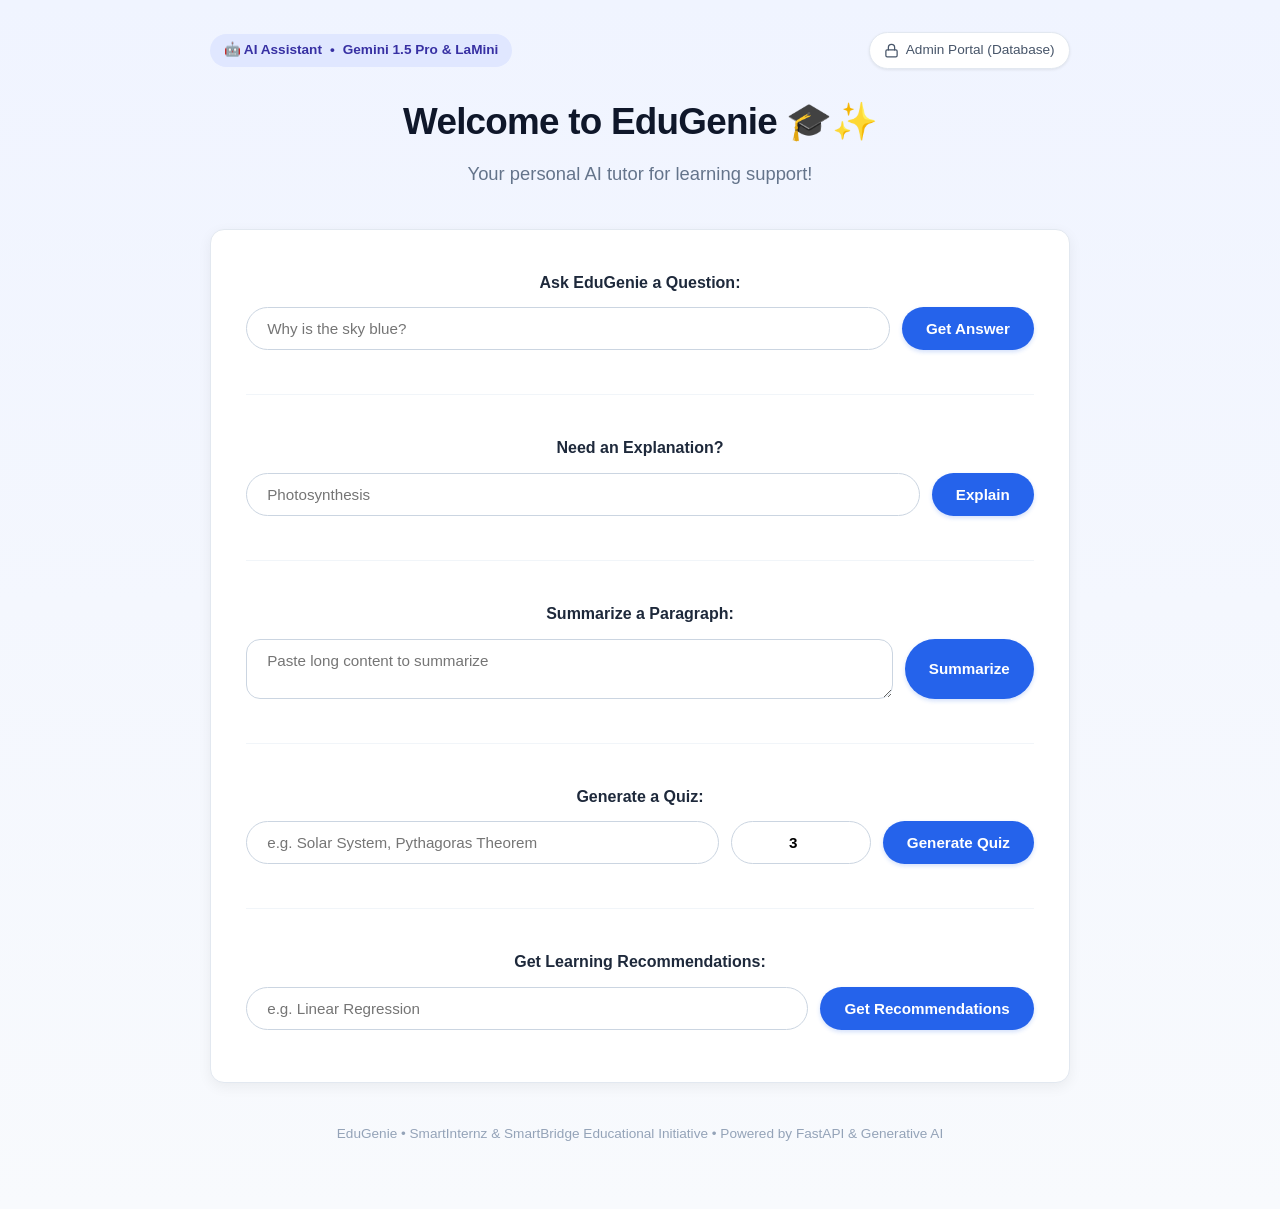
<file: templates/index.html>
<!DOCTYPE html>
<html lang="en">
<head>
  <meta charset="UTF-8">
  <meta name="viewport" content="width=device-width, initial-scale=1.0">
  <title>EduGenie - Google Gemini Powered Learning Assistant</title>
  <link rel="stylesheet" href="/static/style.css">
  <link rel="icon" href="data:image/svg+xml,<svg xmlns=%22http://www.w3.org/2000/svg%22 viewBox=%220 0 100 100%22><text y=%22.9em%22 font-size=%2290%22>✨</text></svg>">
</head>
<body>

  <!-- Top Navigation Bar -->
  <div class="top-nav">
    <div class="brand-badge">
      <span>🤖 AI Assistant</span>
      <span>•</span>
      <span>Gemini 1.5 Pro & LaMini</span>
    </div>
    <a href="/admin" class="admin-nav-link" title="Open Admin Web Portal">
      <svg width="15" height="15" viewBox="0 0 24 24" fill="none" stroke="currentColor" stroke-width="2" stroke-linecap="round" stroke-linejoin="round">
        <rect x="3" y="11" width="18" height="11" rx="2" ry="2"></rect>
        <path d="M7 11V7a5 5 0 0 1 10 0v4"></path>
      </svg>
      Admin Portal (Database)
    </a>
  </div>

  <div class="container">
    <!-- Header -->
    <div class="header-section">
      <h1>Welcome to EduGenie 🎓✨</h1>
      <p>Your personal AI tutor for learning support!</p>
    </div>

    <!-- Main Card containing all Educational Modules -->
    <div class="main-card">
      <div class="modules-wrapper">

        <!-- 1. Q&A Module -->
        <div class="module-card">
          <form id="qaForm" class="module-form">
            <label for="question"><strong>Ask EduGenie a Question:</strong></label>
            <div class="input-group">
              <input type="text" id="question" placeholder="Why is the sky blue?" required>
              <button type="submit" class="btn-primary" id="qaBtn">Get Answer</button>
            </div>
          </form>
          <div id="qaResult" class="output"></div>
        </div>

        <!-- 2. Explanation Module -->
        <div class="module-card">
          <form id="explainForm" class="module-form">
            <label for="topic"><strong>Need an Explanation?</strong></label>
            <div class="input-group">
              <input type="text" id="topic" placeholder="Photosynthesis" required>
              <button type="submit" class="btn-primary" id="explainBtn">Explain</button>
            </div>
          </form>
          <div id="explanationResult" class="output"></div>
        </div>

        <!-- 3. Summarization Module -->
        <div class="module-card">
          <form id="summaryForm" class="module-form">
            <label for="summaryText"><strong>Summarize a Paragraph:</strong></label>
            <div class="input-group">
              <textarea id="summaryText" rows="2" placeholder="Paste long content to summarize" required></textarea>
              <button type="submit" class="btn-primary" id="summaryBtn">Summarize</button>
            </div>
          </form>
          <div id="summaryResult" class="output"></div>
        </div>

        <!-- 4. Quiz Generation Module -->
        <div class="module-card">
          <form id="quizForm" class="module-form">
            <label for="quizText"><strong>Generate a Quiz:</strong></label>
            <div class="input-group">
              <input type="text" id="quizText" placeholder="e.g. Solar System, Pythagoras Theorem" required>
              <input type="number" id="quizCount" min="1" max="10" value="3" placeholder="Count" title="Number of Questions (1-10)" style="max-width: 140px; text-align: center; font-weight: 600;" required>
              <button type="submit" class="btn-primary" id="quizBtn">Generate Quiz</button>
            </div>
          </form>
          <div id="quizResult" class="output"></div>
        </div>

        <!-- 5. Learning Recommendations Module -->
        <div class="module-card">
          <form id="learnForm" class="module-form">
            <label for="learnTopic"><strong>Get Learning Recommendations:</strong></label>
            <div class="input-group">
              <input type="text" id="learnTopic" placeholder="e.g. Linear Regression" required>
              <button type="submit" class="btn-primary" id="learnBtn">Get Recommendations</button>
            </div>
          </form>
          <div id="learningResult" class="output"></div>
        </div>

      </div>
    </div>

    <!-- Footer -->
    <div class="footer">
      <p>EduGenie • SmartInternz & SmartBridge Educational Initiative • Powered by FastAPI & Generative AI</p>
    </div>
  </div>

  <!-- Client-side Interactive Logic -->
  <script>
    // Helper to render loading state
    function showLoading(containerId, message = "Thinking...") {
      const container = document.getElementById(containerId);
      container.style.display = "block";
      container.innerHTML = `
        <div class="loading-box">
          <div class="spinner"></div>
          <span>${message}</span>
        </div>
      `;
    }

    // Simple markdown to HTML formatter for rich learning paths
    function formatMarkdown(text) {
      if (!text) return "";
      let html = text
        .replace(/&/g, "&amp;")
        .replace(/</g, "&lt;")
        .replace(/>/g, "&gt;");
      
      // Headers
      html = html.replace(/^### (.*$)/gim, '<h3>$1</h3>');
      html = html.replace(/^## (.*$)/gim, '<h2>$1</h2>');
      html = html.replace(/^# (.*$)/gim, '<h1>$1</h1>');
      
      // Bold & Italic
      html = html.replace(/\*\*(.*?)\*\*/g, '<strong>$1</strong>');
      html = html.replace(/\*(.*?)\*/g, '<em>$1</em>');
      
      // Unordered lists
      html = html.replace(/^\s*[-*]\s+(.*$)/gim, '<li>$1</li>');
      html = html.replace(/(<li>.*<\/li>)/gims, '<ul>$1</ul>');
      
      // Line breaks
      html = html.replace(/\n\n/g, '<br><br>');
      return html;
    }

    // 1. Q&A Form Submission (GET /qa)
    document.getElementById("qaForm").addEventListener("submit", async function(e) {
      e.preventDefault();
      const question = document.getElementById("question").value.trim();
      if (!question) return;

      const resultBox = document.getElementById("qaResult");
      const submitBtn = document.getElementById("qaBtn");
      submitBtn.disabled = true;
      showLoading("qaResult", "EduGenie is finding the answer...");

      try {
        const response = await fetch(`/qa?question=${encodeURIComponent(question)}`);
        const data = await response.json();
        resultBox.style.display = "block";
        resultBox.innerHTML = `
          <div class="output-box">
            <div class="output-title">Answer:</div>
            <div class="output-content">${data.answer || "No response received."}</div>
          </div>
        `;
      } catch (err) {
        resultBox.style.display = "block";
        resultBox.innerHTML = `<div class="output-box" style="color: #dc2626;">Error: ${err.message}</div>`;
      } finally {
        submitBtn.disabled = false;
      }
    });

    // 2. Explanation Form Submission (POST /explain)
    document.getElementById("explainForm").addEventListener("submit", async function(e) {
      e.preventDefault();
      const topic = document.getElementById("topic").value.trim();
      if (!topic) return;

      const resultBox = document.getElementById("explanationResult");
      const submitBtn = document.getElementById("explainBtn");
      submitBtn.disabled = true;
      showLoading("explanationResult", "Simplifying concept for you...");

      try {
        const response = await fetch("/explain", {
          method: "POST",
          headers: { "Content-Type": "application/json" },
          body: JSON.stringify({ topic: topic })
        });
        const data = await response.json();
        resultBox.style.display = "block";
        resultBox.innerHTML = `
          <div class="output-box">
            <div class="output-title">Explanation:</div>
            <div class="output-content">${data.explanation || data.error || "No explanation available."}</div>
          </div>
        `;
      } catch (err) {
        resultBox.style.display = "block";
        resultBox.innerHTML = `<div class="output-box" style="color: #dc2626;">Error: ${err.message}</div>`;
      } finally {
        submitBtn.disabled = false;
      }
    });

    // 3. Summarization Form Submission (POST /summarize)
    document.getElementById("summaryForm").addEventListener("submit", async function(e) {
      e.preventDefault();
      const text = document.getElementById("summaryText").value.trim();
      if (!text) return;

      const resultBox = document.getElementById("summaryResult");
      const submitBtn = document.getElementById("summaryBtn");
      submitBtn.disabled = true;
      showLoading("summaryResult", "Summarizing paragraph...");

      try {
        const response = await fetch("/summarize", {
          method: "POST",
          headers: { "Content-Type": "application/json" },
          body: JSON.stringify({ text: text })
        });
        const data = await response.json();
        resultBox.style.display = "block";
        resultBox.innerHTML = `
          <div class="output-box">
            <div class="output-title">Summary:</div>
            <div class="output-content">${data.summary || data.error || "No summary generated."}</div>
          </div>
        `;
      } catch (err) {
        resultBox.style.display = "block";
        resultBox.innerHTML = `<div class="output-box" style="color: #dc2626;">Error: ${err.message}</div>`;
      } finally {
        submitBtn.disabled = false;
      }
    });

    // 4. Quiz Generation & Interactive Evaluation (POST /quiz)
    let currentQuizState = { topic: "", questions: [], answeredCount: 0, score: 0 };

    document.getElementById("quizForm").addEventListener("submit", async function(e) {
      e.preventDefault();
      const topic = document.getElementById("quizText").value.trim();
      const countInput = document.getElementById("quizCount");
      const count = countInput ? parseInt(countInput.value) || 3 : 3;
      if (!topic) return;

      const resultBox = document.getElementById("quizResult");
      const submitBtn = document.getElementById("quizBtn");
      submitBtn.disabled = true;
      showLoading("quizResult", `Generating ${count} multiple choice question${count > 1 ? 's' : ''}...`);

      try {
        const response = await fetch("/quiz", {
          method: "POST",
          headers: { "Content-Type": "application/json" },
          body: JSON.stringify({ text: topic, count: count })
        });
        const data = await response.json();
        const quizList = data.quiz;

        if (!Array.isArray(quizList) || quizList.length === 0) {
          resultBox.style.display = "block";
          resultBox.innerHTML = `<div class="output-box" style="color: #dc2626;">Could not generate quiz for this topic.</div>`;
          return;
        }

        // Store quiz in memory
        currentQuizState = {
          topic: topic,
          questions: quizList,
          checked: {},
          score: 0
        };

        // Render Quiz HTML
        let quizHtml = `
          <div class="output-box">
            <div class="output-title">Quiz:</div>
            <div class="quiz-container">
        `;

        quizList.forEach((q, idx) => {
          quizHtml += `
            <div class="quiz-question-card" id="qcard-${idx}">
              <div class="quiz-question-title">Q${idx + 1}: ${escapeHtml(q.question)}</div>
              <div class="quiz-options">
          `;

          q.options.forEach((opt, optIdx) => {
            quizHtml += `
              <label class="quiz-option-label">
                <input type="radio" name="quiz_q_${idx}" value="${escapeHtml(opt)}">
                <span>${escapeHtml(opt)}</span>
              </label>
            `;
          });

          quizHtml += `
              </div>
              <button type="button" class="btn-check-answer" onclick="checkQuestionAnswer(${idx})">Check Answer</button>
              <div class="quiz-feedback" id="feedback-${idx}"></div>
            </div>
          `;
        });

        quizHtml += `
            </div>
            <div id="quizScoreBanner" class="quiz-score-banner" style="display: none;"></div>
          </div>
        `;

        resultBox.style.display = "block";
        resultBox.innerHTML = quizHtml;

      } catch (err) {
        resultBox.style.display = "block";
        resultBox.innerHTML = `<div class="output-box" style="color: #dc2626;">Error: ${err.message}</div>`;
      } finally {
        submitBtn.disabled = false;
      }
    });

    // Check individual quiz question answer
    window.checkQuestionAnswer = function(idx) {
      const q = currentQuizState.questions[idx];
      const selectedRadio = document.querySelector(`input[name="quiz_q_${idx}"]:checked`);
      const feedbackDiv = document.getElementById(`feedback-${idx}`);

      if (!selectedRadio) {
        feedbackDiv.style.display = "block";
        feedbackDiv.className = "quiz-feedback feedback-incorrect";
        feedbackDiv.innerHTML = "⚠️ Please select an option first.";
        return;
      }

      const selectedValue = selectedRadio.value;
      const isCorrect = (selectedValue.trim().toLowerCase() === q.answer.trim().toLowerCase());

      feedbackDiv.style.display = "block";
      if (isCorrect) {
        feedbackDiv.className = "quiz-feedback feedback-correct";
        feedbackDiv.innerHTML = "✅ Correct!";
        currentQuizState.checked[idx] = true;
      } else {
        feedbackDiv.className = "quiz-feedback feedback-incorrect";
        feedbackDiv.innerHTML = `❌ Incorrect. Correct answer: <strong>${escapeHtml(q.answer)}</strong>`;
        currentQuizState.checked[idx] = false;
      }

      // Check if all questions have been attempted
      const total = currentQuizState.questions.length;
      const answeredKeys = Object.keys(currentQuizState.checked);
      if (answeredKeys.length === total) {
        let finalScore = 0;
        answeredKeys.forEach(k => {
          if (currentQuizState.checked[k]) finalScore++;
        });

        const scoreBanner = document.getElementById("quizScoreBanner");
        scoreBanner.style.display = "block";
        scoreBanner.innerHTML = `🎯 Quiz Completed! Your Score: ${finalScore} / ${total} (${Math.round((finalScore / total) * 100)}%)`;

        // Record in database
        fetch("/api/quiz/record", {
          method: "POST",
          headers: { "Content-Type": "application/json" },
          body: JSON.stringify({
            topic: currentQuizState.topic,
            score: finalScore,
            total: total
          })
        }).catch(e => console.log("Score logging:", e));
      }
    };

    // 5. Learning Recommendations Form Submission (GET /learn/recommendations)
    document.getElementById("learnForm").addEventListener("submit", async function(e) {
      e.preventDefault();
      const topic = document.getElementById("learnTopic").value.trim();
      if (!topic) return;

      const resultBox = document.getElementById("learningResult");
      const submitBtn = document.getElementById("learnBtn");
      submitBtn.disabled = true;
      showLoading("learningResult", "Generating structured learning roadmap...");

      try {
        const response = await fetch(`/learn/recommendations?topic=${encodeURIComponent(topic)}`);
        const data = await response.json();
        resultBox.style.display = "block";
        resultBox.innerHTML = `
          <div class="output-box">
            <div class="output-title">Learning Recommendations for "${escapeHtml(topic)}":</div>
            <div class="output-content">${formatMarkdown(data.recommendation || "No recommendations generated.")}</div>
          </div>
        `;
      } catch (err) {
        resultBox.style.display = "block";
        resultBox.innerHTML = `<div class="output-box" style="color: #dc2626;">Error: ${err.message}</div>`;
      } finally {
        submitBtn.disabled = false;
      }
    });

    function escapeHtml(text) {
      if (!text) return "";
      const div = document.createElement("div");
      div.innerText = text;
      return div.innerHTML;
    }
  </script>
</body>
</html>
</file>
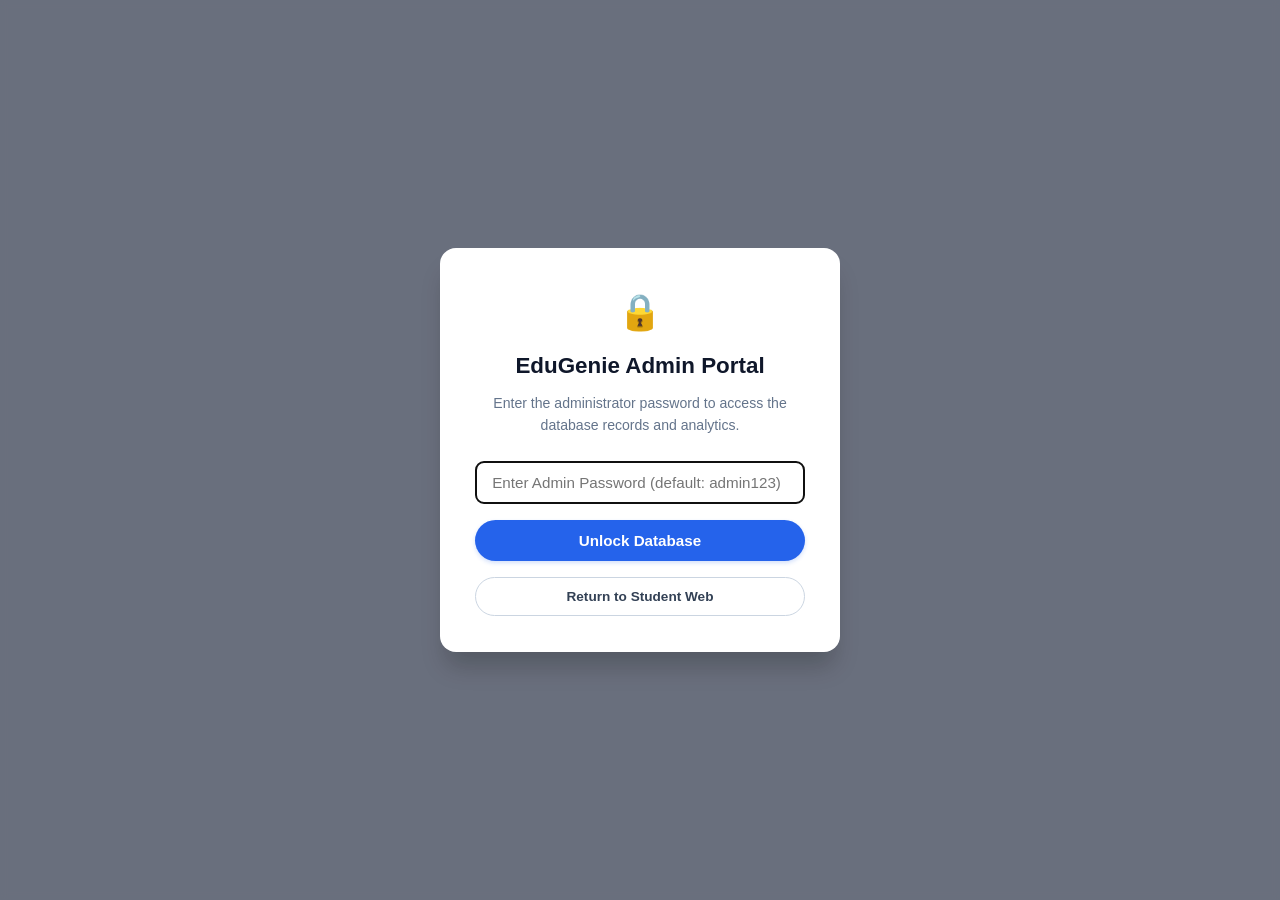
<file: templates/admin.html>
<!DOCTYPE html>
<html lang="en">
<head>
  <meta charset="UTF-8">
  <meta name="viewport" content="width=device-width, initial-scale=1.0">
  <title>EduGenie - Admin Database Portal</title>
  <link rel="stylesheet" href="/static/style.css">
  <style>
    body {
      background: #f1f5f9;
    }
    .admin-container {
      max-width: 1100px;
      margin: 0 auto;
      padding: 1.5rem 1rem 3rem;
    }
    .admin-header {
      display: flex;
      justify-content: space-between;
      align-items: center;
      margin-bottom: 2rem;
      background: #ffffff;
      padding: 1.25rem 2rem;
      border-radius: var(--radius-card);
      border: 1px solid var(--border-color);
      box-shadow: var(--shadow-sm);
    }
    .admin-title h1 {
      font-size: 1.6rem;
      color: #0f172a;
      display: flex;
      align-items: center;
      gap: 0.5rem;
    }
    .admin-title p {
      color: var(--text-muted);
      font-size: 0.88rem;
    }
    .admin-actions {
      display: flex;
      gap: 0.75rem;
    }
    .btn-secondary {
      padding: 0.5rem 1rem;
      border-radius: var(--radius-pill);
      border: 1px solid #cbd5e1;
      background: #ffffff;
      color: #334155;
      font-size: 0.85rem;
      font-weight: 600;
      text-decoration: none;
      cursor: pointer;
      display: inline-flex;
      align-items: center;
      gap: 0.35rem;
      transition: all 0.2s;
    }
    .btn-secondary:hover {
      background: #f8fafc;
      border-color: #94a3b8;
    }
    .btn-danger {
      padding: 0.5rem 1rem;
      border-radius: var(--radius-pill);
      border: none;
      background: #ef4444;
      color: #ffffff;
      font-size: 0.85rem;
      font-weight: 600;
      cursor: pointer;
      transition: background 0.2s;
    }
    .btn-danger:hover {
      background: #dc2626;
    }

    /* Stats Grid */
    .stats-grid {
      display: grid;
      grid-template-columns: repeat(auto-fit, minmax(200px, 1fr));
      gap: 1rem;
      margin-bottom: 2rem;
    }
    .stat-card {
      background: #ffffff;
      border: 1px solid var(--border-color);
      border-radius: 12px;
      padding: 1.25rem 1.5rem;
      box-shadow: var(--shadow-sm);
    }
    .stat-card .label {
      font-size: 0.82rem;
      text-transform: uppercase;
      letter-spacing: 0.05em;
      color: var(--text-muted);
      font-weight: 700;
    }
    .stat-card .value {
      font-size: 1.8rem;
      font-weight: 800;
      color: #0f172a;
      margin-top: 0.25rem;
    }

    /* Panels */
    .admin-panel {
      background: #ffffff;
      border: 1px solid var(--border-color);
      border-radius: var(--radius-card);
      padding: 1.5rem;
      margin-bottom: 2rem;
      box-shadow: var(--shadow-sm);
    }
    .panel-header {
      display: flex;
      justify-content: space-between;
      align-items: center;
      margin-bottom: 1.2rem;
      border-bottom: 1px solid #f1f5f9;
      padding-bottom: 0.75rem;
    }
    .panel-header h2 {
      font-size: 1.2rem;
      color: #0f172a;
    }

    /* Filters */
    .filter-bar {
      display: flex;
      gap: 1rem;
      margin-bottom: 1rem;
      flex-wrap: wrap;
    }
    .filter-bar select, .filter-bar input {
      padding: 0.5rem 0.9rem;
      border: 1px solid #cbd5e1;
      border-radius: 8px;
      font-size: 0.88rem;
    }

    /* Data Table */
    .table-responsive {
      overflow-x: auto;
    }
    table {
      width: 100%;
      border-collapse: collapse;
      text-align: left;
      font-size: 0.88rem;
    }
    th {
      background: #f8fafc;
      padding: 0.75rem 1rem;
      font-weight: 600;
      color: #475569;
      border-bottom: 2px solid #e2e8f0;
      white-space: nowrap;
    }
    td {
      padding: 0.85rem 1rem;
      border-bottom: 1px solid #f1f5f9;
      vertical-align: top;
    }
    tr:hover {
      background: #fbfcfe;
    }
    .badge {
      display: inline-block;
      padding: 0.2rem 0.6rem;
      border-radius: 12px;
      font-size: 0.75rem;
      font-weight: 700;
      text-transform: uppercase;
    }
    .badge-qa { background: #e0e7ff; color: #3730a3; }
    .badge-explain { background: #fef3c7; color: #92400e; }
    .badge-summarize { background: #dcfce7; color: #166534; }
    .badge-quiz { background: #fce7f3; color: #9d174d; }
    .badge-learning_path { background: #e0f2fe; color: #075985; }

    /* Auth Screen */
    .auth-overlay {
      position: fixed;
      inset: 0;
      background: rgba(15, 23, 42, 0.6);
      backdrop-filter: blur(4px);
      display: flex;
      align-items: center;
      justify-content: center;
      z-index: 1000;
    }
    .auth-card {
      background: #ffffff;
      padding: 2.2rem;
      border-radius: 16px;
      max-width: 400px;
      width: 90%;
      box-shadow: 0 20px 25px -5px rgba(0, 0, 0, 0.2);
      text-align: center;
    }
    .auth-card h3 {
      font-size: 1.4rem;
      margin-bottom: 0.5rem;
      color: #0f172a;
    }
    .auth-card p {
      font-size: 0.88rem;
      color: var(--text-muted);
      margin-bottom: 1.5rem;
    }
    .auth-card input {
      width: 100%;
      padding: 0.75rem 1rem;
      margin-bottom: 1rem;
      border: 1.5px solid #cbd5e1;
      border-radius: 8px;
      font-size: 0.95rem;
    }
    .auth-error {
      color: #ef4444;
      font-size: 0.85rem;
      margin-bottom: 0.75rem;
      display: none;
    }
  </style>
</head>
<body>

  <!-- Admin Authentication Modal -->
  <div id="authOverlay" class="auth-overlay">
    <div class="auth-card">
      <div style="font-size: 2.2rem; margin-bottom: 0.5rem;">🔒</div>
      <h3>EduGenie Admin Portal</h3>
      <p>Enter the administrator password to access the database records and analytics.</p>
      <div id="authError" class="auth-error">Incorrect password. Please try again.</div>
      <form id="adminLoginForm">
        <input type="password" id="adminPasswordInput" placeholder="Enter Admin Password (default: admin123)" required autofocus>
        <button type="submit" class="btn-primary" style="width: 100%;">Unlock Database</button>
      </form>
      <div style="margin-top: 1rem;">
        <a href="/" class="btn-secondary" style="justify-content: center; width: 100%;">Return to Student Web</a>
      </div>
    </div>
  </div>

  <!-- Admin Dashboard Container -->
  <div id="adminContent" class="admin-container" style="display: none;">
    <!-- Top Header -->
    <div class="admin-header">
      <div class="admin-title">
        <h1>📊 EduGenie Admin Database Web</h1>
        <p>Real-time SQLite database visibility and usage analytics</p>
      </div>
      <div class="admin-actions">
        <button class="btn-secondary" onclick="loadDashboardData()">🔄 Refresh</button>
        <button class="btn-danger" onclick="confirmClearLogs()">🗑️ Clear Database</button>
        <a href="/" class="btn-secondary">← Student Web</a>
      </div>
    </div>

    <!-- Quick Stats Cards -->
    <div class="stats-grid">
      <div class="stat-card">
        <div class="label">Total Queries</div>
        <div class="value" id="statTotalQueries">0</div>
      </div>
      <div class="stat-card">
        <div class="label">Quizzes Evaluated</div>
        <div class="value" id="statQuizzes">0</div>
      </div>
      <div class="stat-card">
        <div class="label">Average Quiz Score</div>
        <div class="value" id="statAvgScore">0%</div>
      </div>
      <div class="stat-card">
        <div class="label">Database Size</div>
        <div class="value" id="statDbSize">0 KB</div>
      </div>
    </div>

    <!-- Configuration Panel -->
    <div class="admin-panel">
      <div class="panel-header">
        <h2>⚙️ Google Gemini API Key Configuration</h2>
        <span id="apiKeyBadge" class="badge" style="background: #e0f2fe; color: #0284c7;">Checking...</span>
      </div>
      <p style="font-size: 0.88rem; color: #64748b; margin-bottom: 1rem;">
        Update your Google Gemini API Key dynamically without restarting the server.
      </p>
      <div class="input-group">
        <input type="password" id="newApiKeyInput" placeholder="Enter new Gemini API key (AIzaSy...)">
        <button class="btn-primary" onclick="updateApiKey()">Save API Key</button>
      </div>
      <div id="apiKeyNotice" style="margin-top: 0.5rem; font-size: 0.85rem; font-weight: 600;"></div>
    </div>

    <!-- Live Database Records Panel -->
    <div class="admin-panel">
      <div class="panel-header">
        <h2>🗄️ Database Records (`interactions` table)</h2>
        <span style="font-size: 0.85rem; color: #64748b;">Exclusive to Admin Web</span>
      </div>

      <!-- Filters -->
      <div class="filter-bar">
        <select id="moduleFilter" onchange="filterInteractions()">
          <option value="all">All Modules</option>
          <option value="qna">Q&A Module (/qa)</option>
          <option value="explain">Explanation Module (/explain)</option>
          <option value="summarize">Summarization Module (/summarize)</option>
          <option value="quiz">Quiz Generation (/quiz)</option>
          <option value="learning_path">Learning Recommendations</option>
        </select>
        <input type="text" id="searchFilter" placeholder="Search prompt or response..." onkeyup="filterInteractions()">
      </div>

      <div class="table-responsive">
        <table>
          <thead>
            <tr>
              <th>ID</th>
              <th>Module</th>
              <th>Input Query</th>
              <th>AI Response Preview</th>
              <th>Model Engine</th>
              <th>Timestamp</th>
            </tr>
          </thead>
          <tbody id="interactionsTableBody">
            <tr>
              <td colspan="6" style="text-align: center; color: #94a3b8; padding: 2rem;">Loading database records...</td>
            </tr>
          </tbody>
        </table>
      </div>
    </div>

    <!-- Quiz History Panel -->
    <div class="admin-panel">
      <div class="panel-header">
        <h2>🎯 Quiz Performance Log (`quiz_scores` table)</h2>
      </div>
      <div class="table-responsive">
        <table>
          <thead>
            <tr>
              <th>ID</th>
              <th>Topic</th>
              <th>Score</th>
              <th>Percentage</th>
              <th>Timestamp</th>
            </tr>
          </thead>
          <tbody id="quizScoresTableBody">
            <tr>
              <td colspan="5" style="text-align: center; color: #94a3b8; padding: 1.5rem;">No quiz attempts logged yet.</td>
            </tr>
          </tbody>
        </table>
      </div>
    </div>

  </div>

  <script>
    let adminToken = sessionStorage.getItem("edugenie_admin_token");
    let allInteractions = [];

    // Check token on load
    if (adminToken) {
      document.getElementById("authOverlay").style.display = "none";
      document.getElementById("adminContent").style.display = "block";
      loadDashboardData();
    }

    // Login Form
    document.getElementById("adminLoginForm").addEventListener("submit", async function(e) {
      e.preventDefault();
      const password = document.getElementById("adminPasswordInput").value;
      const errorDiv = document.getElementById("authError");
      errorDiv.style.display = "none";

      try {
        const res = await fetch("/api/admin/auth", {
          method: "POST",
          headers: { "Content-Type": "application/json" },
          body: JSON.stringify({ password: password })
        });
        const data = await res.json();
        if (res.ok && data.authenticated) {
          adminToken = data.token;
          sessionStorage.setItem("edugenie_admin_token", adminToken);
          document.getElementById("authOverlay").style.display = "none";
          document.getElementById("adminContent").style.display = "block";
          loadDashboardData();
        } else {
          errorDiv.style.display = "block";
        }
      } catch (err) {
        errorDiv.innerText = "Error connecting to server.";
        errorDiv.style.display = "block";
      }
    });

    // Load Dashboard Stats and Records
    async function loadDashboardData() {
      if (!adminToken) return;

      try {
        // 1. Fetch Stats
        const statsRes = await fetch("/api/admin/stats", {
          headers: { "Authorization": `Bearer ${adminToken}` }
        });
        if (statsRes.status === 401) {
          sessionStorage.removeItem("edugenie_admin_token");
          location.reload();
          return;
        }
        const stats = await statsRes.json();
        document.getElementById("statTotalQueries").innerText = stats.total_interactions || 0;
        document.getElementById("statQuizzes").innerText = stats.total_quizzes_taken || 0;
        document.getElementById("statAvgScore").innerText = (stats.avg_quiz_score || 0) + "%";
        document.getElementById("statDbSize").innerText = (stats.db_size_kb || 0) + " KB";

        // Status badge
        const badge = document.getElementById("apiKeyBadge");
        if (stats.api_configured) {
          badge.style.background = "#dcfce7";
          badge.style.color = "#166534";
          badge.innerText = "Active & Configured";
        } else {
          badge.style.background = "#fee2e2";
          badge.style.color = "#991b1b";
          badge.innerText = "Missing / Needs Setup";
        }

        // Quiz Scores Table
        const quizTable = document.getElementById("quizScoresTableBody");
        if (stats.quiz_scores && stats.quiz_scores.length > 0) {
          quizTable.innerHTML = stats.quiz_scores.map(q => {
            const pct = Math.round((q.score / (q.total || 1)) * 100);
            return `
              <tr>
                <td>#${q.id}</td>
                <td><strong>${escapeHtml(q.topic)}</strong></td>
                <td>${q.score} / ${q.total}</td>
                <td><span class="badge ${pct >= 60 ? 'badge-summarize' : 'badge-explain'}">${pct}%</span></td>
                <td>${q.timestamp}</td>
              </tr>
            `;
          }).join("");
        } else {
          quizTable.innerHTML = `<tr><td colspan="5" style="text-align: center; color: #94a3b8; padding: 1.5rem;">No quiz attempts logged yet.</td></tr>`;
        }

        // 2. Fetch Interactions
        const interRes = await fetch("/api/admin/interactions", {
          headers: { "Authorization": `Bearer ${adminToken}` }
        });
        const interData = await interRes.json();
        allInteractions = interData.interactions || [];
        renderInteractions(allInteractions);

      } catch (err) {
        console.error("Dashboard load error:", err);
      }
    }

    function renderInteractions(items) {
      const tbody = document.getElementById("interactionsTableBody");
      if (!items || items.length === 0) {
        tbody.innerHTML = `<tr><td colspan="6" style="text-align: center; color: #94a3b8; padding: 2rem;">No interactions in database yet. Try using EduGenie!</td></tr>`;
        return;
      }

      tbody.innerHTML = items.map(row => {
        const badgeClass = `badge-${row.module || 'qa'}`;
        const preview = (row.output_text && row.output_text.length > 140)
          ? row.output_text.substring(0, 140) + "..."
          : row.output_text;

        return `
          <tr>
            <td><strong>#${row.id}</strong></td>
            <td><span class="badge ${badgeClass}">${escapeHtml(row.module)}</span></td>
            <td style="max-width: 220px; font-weight: 500;">${escapeHtml(row.input_text)}</td>
            <td style="max-width: 320px; font-size: 0.84rem; color: #334155;">${escapeHtml(preview)}</td>
            <td><span style="font-size: 0.8rem; color: #64748b;">${escapeHtml(row.model_used || 'Gemini 1.5 Pro')}</span></td>
            <td style="font-size: 0.8rem; color: #94a3b8; white-space: nowrap;">${row.timestamp}</td>
          </tr>
        `;
      }).join("");
    }

    function filterInteractions() {
      const mod = document.getElementById("moduleFilter").value;
      const q = document.getElementById("searchFilter").value.toLowerCase().trim();

      const filtered = allInteractions.filter(item => {
        const matchMod = (mod === "all" || item.module === mod);
        const matchQ = !q ||
          (item.input_text && item.input_text.toLowerCase().includes(q)) ||
          (item.output_text && item.output_text.toLowerCase().includes(q));
        return matchMod && matchQ;
      });

      renderInteractions(filtered);
    }

    async function updateApiKey() {
      const key = document.getElementById("newApiKeyInput").value.trim();
      const notice = document.getElementById("apiKeyNotice");
      if (!key) {
        notice.style.color = "#dc2626";
        notice.innerText = "Please enter a valid API key.";
        return;
      }

      try {
        const res = await fetch("/api/admin/set-api-key", {
          method: "POST",
          headers: {
            "Content-Type": "application/json",
            "Authorization": `Bearer ${adminToken}`
          },
          body: JSON.stringify({ api_key: key })
        });
        const data = await res.json();
        if (res.ok) {
          notice.style.color = "#16a34a";
          notice.innerText = "✅ API key updated and saved successfully!";
          document.getElementById("newApiKeyInput").value = "";
          loadDashboardData();
        } else {
          notice.style.color = "#dc2626";
          notice.innerText = data.error || "Failed to update key.";
        }
      } catch (err) {
        notice.style.color = "#dc2626";
        notice.innerText = "Error: " + err.message;
      }
    }

    async function confirmClearLogs() {
      if (!confirm("Are you sure you want to clear all database interactions and quiz records? This action cannot be undone.")) {
        return;
      }

      try {
        const res = await fetch("/api/admin/clear-logs", {
          method: "POST",
          headers: { "Authorization": `Bearer ${adminToken}` }
        });
        if (res.ok) {
          alert("Database records cleared successfully.");
          loadDashboardData();
        }
      } catch (err) {
        alert("Error clearing logs: " + err.message);
      }
    }

    function escapeHtml(text) {
      if (!text) return "";
      const div = document.createElement("div");
      div.innerText = text;
      return div.innerHTML;
    }
  </script>
</body>
</html>
</file>
<file: static/style.css>
/* EduGenie - Custom Styling */
:root {
  --primary-color: #2563eb;
  --primary-hover: #1d4ed8;
  --bg-gradient: linear-gradient(180deg, #f0f4ff 0%, #f8fafd 100%);
  --card-bg: #ffffff;
  --text-main: #1e293b;
  --text-muted: #64748b;
  --border-color: #e2e8f0;
  --border-focus: #3b82f6;
  --success-color: #10b981;
  --error-color: #ef4444;
  --shadow-sm: 0 1px 3px rgba(0, 0, 0, 0.08);
  --shadow-md: 0 4px 14px rgba(0, 0, 0, 0.06);
  --shadow-lg: 0 10px 25px rgba(37, 99, 235, 0.1);
  --radius-pill: 9999px;
  --radius-card: 14px;
}

* {
  box-sizing: border-box;
  margin: 0;
  padding: 0;
}

body {
  font-family: -apple-system, BlinkMacSystemFont, "Segoe UI", Roboto, Helvetica, Arial, sans-serif;
  background: var(--bg-gradient);
  min-height: 100vh;
  color: var(--text-main);
  line-height: 1.6;
  padding: 2rem 1rem 4rem;
}

/* Top Navigation / Status Header */
.top-nav {
  max-width: 860px;
  margin: 0 auto 1.5rem;
  display: flex;
  justify-content: space-between;
  align-items: center;
}

.brand-badge {
  display: inline-flex;
  align-items: center;
  gap: 0.5rem;
  background: #e0e7ff;
  color: #3730a3;
  padding: 0.35rem 0.85rem;
  border-radius: var(--radius-pill);
  font-size: 0.85rem;
  font-weight: 600;
}

.admin-nav-link {
  display: inline-flex;
  align-items: center;
  gap: 0.4rem;
  background: #ffffff;
  border: 1px solid var(--border-color);
  color: #475569;
  text-decoration: none;
  padding: 0.4rem 0.9rem;
  border-radius: var(--radius-pill);
  font-size: 0.85rem;
  font-weight: 500;
  box-shadow: var(--shadow-sm);
  transition: all 0.2s ease;
}

.admin-nav-link:hover {
  background: #f1f5f9;
  color: var(--primary-color);
  border-color: #cbd5e1;
}

/* Main Container */
.container {
  max-width: 860px;
  margin: 0 auto;
}

/* Header Section */
.header-section {
  text-align: center;
  margin-bottom: 2.5rem;
}

.header-section h1 {
  font-size: 2.3rem;
  font-weight: 800;
  color: #0f172a;
  margin-bottom: 0.5rem;
  letter-spacing: -0.02em;
}

.header-section p {
  font-size: 1.15rem;
  color: var(--text-muted);
}

/* Main Card Wrapper */
.main-card {
  background: var(--card-bg);
  border-radius: var(--radius-card);
  padding: 2.5rem 2.2rem;
  box-shadow: var(--shadow-md);
  border: 1px solid var(--border-color);
}

/* Educational Modules List */
.modules-wrapper {
  display: flex;
  flex-direction: column;
  gap: 2.5rem;
}

.module-card {
  padding-bottom: 2rem;
  border-bottom: 1px solid #f1f5f9;
}

.module-card:last-child {
  border-bottom: none;
  padding-bottom: 0;
}

/* Form Elements */
.module-form label {
  display: block;
  font-size: 1rem;
  font-weight: 700;
  color: #1e293b;
  margin-bottom: 0.75rem;
  text-align: center;
}

.input-group {
  display: flex;
  gap: 0.75rem;
  margin-bottom: 0.75rem;
}

.input-group input,
.input-group textarea {
  flex: 1;
  padding: 0.75rem 1.25rem;
  font-size: 0.95rem;
  border: 1.5px solid #cbd5e1;
  border-radius: var(--radius-pill);
  background: #ffffff;
  outline: none;
  transition: border-color 0.2s, box-shadow 0.2s;
  font-family: inherit;
}

.input-group textarea {
  border-radius: 14px;
  resize: vertical;
  min-height: 52px;
}

.input-group input:focus,
.input-group textarea:focus {
  border-color: var(--border-focus);
  box-shadow: 0 0 0 3px rgba(59, 130, 246, 0.15);
}

.btn-primary {
  padding: 0.75rem 1.5rem;
  font-size: 0.95rem;
  font-weight: 600;
  color: #ffffff;
  background-color: var(--primary-color);
  border: none;
  border-radius: var(--radius-pill);
  cursor: pointer;
  white-space: nowrap;
  transition: all 0.2s ease;
  box-shadow: 0 2px 4px rgba(37, 99, 235, 0.2);
}

.btn-primary:hover {
  background-color: var(--primary-hover);
  box-shadow: 0 4px 8px rgba(37, 99, 235, 0.3);
  transform: translateY(-1px);
}

.btn-primary:active {
  transform: translateY(0);
}

.btn-primary:disabled {
  background-color: #94a3b8;
  cursor: not-allowed;
  transform: none;
  box-shadow: none;
}

/* Output Containers */
.output {
  margin-top: 1rem;
  display: none;
  animation: fadeIn 0.3s ease-in-out;
}

.output-box {
  background: #f8fafc;
  border: 1px solid #e2e8f0;
  border-radius: 12px;
  padding: 1.25rem 1.5rem;
  font-size: 0.95rem;
  color: #334155;
  line-height: 1.65;
  box-shadow: inset 0 1px 2px rgba(0, 0, 0, 0.02);
}

.output-box strong {
  color: #0f172a;
}

.output-title {
  font-size: 1rem;
  font-weight: 700;
  color: #1e293b;
  margin-bottom: 0.6rem;
}

.output-content {
  white-space: pre-wrap;
  word-break: break-word;
}

.output-content h2,
.output-content h3 {
  color: #0f172a;
  margin-top: 1rem;
  margin-bottom: 0.5rem;
}

.output-content ul {
  padding-left: 1.4rem;
  margin-bottom: 0.75rem;
}

.output-content li {
  margin-bottom: 0.35rem;
}

/* Quiz Specific Styling */
.quiz-container {
  display: flex;
  flex-direction: column;
  gap: 1.5rem;
}

.quiz-question-card {
  background: #ffffff;
  border: 1px solid #e2e8f0;
  border-radius: 10px;
  padding: 1.25rem 1.4rem;
  box-shadow: var(--shadow-sm);
}

.quiz-question-title {
  font-weight: 700;
  color: #0f172a;
  margin-bottom: 0.85rem;
  font-size: 1rem;
}

.quiz-options {
  display: flex;
  flex-direction: column;
  gap: 0.5rem;
  margin-bottom: 1rem;
}

.quiz-option-label {
  display: flex;
  align-items: center;
  gap: 0.65rem;
  padding: 0.5rem 0.75rem;
  border-radius: 8px;
  background: #f8fafc;
  border: 1px solid #f1f5f9;
  cursor: pointer;
  font-size: 0.92rem;
  transition: all 0.15s ease;
}

.quiz-option-label:hover {
  background: #f1f5f9;
  border-color: #cbd5e1;
}

.quiz-option-label input[type="radio"] {
  cursor: pointer;
  accent-color: var(--primary-color);
  width: 16px;
  height: 16px;
}

.btn-check-answer {
  background: var(--primary-color);
  color: #ffffff;
  border: none;
  padding: 0.5rem 1.1rem;
  border-radius: 6px;
  font-size: 0.88rem;
  font-weight: 600;
  cursor: pointer;
  transition: background 0.15s;
}

.btn-check-answer:hover {
  background: var(--primary-hover);
}

.quiz-feedback {
  margin-top: 0.75rem;
  padding: 0.6rem 0.9rem;
  border-radius: 6px;
  font-size: 0.9rem;
  font-weight: 600;
  display: none;
}

.feedback-correct {
  background: #ecfdf5;
  color: #065f46;
  border: 1px solid #a7f3d0;
}

.feedback-incorrect {
  background: #fef2f2;
  color: #991b1b;
  border: 1px solid #fecaca;
}

.quiz-score-banner {
  background: #eff6ff;
  border: 1px solid #bfdbfe;
  border-radius: 8px;
  padding: 1rem;
  text-align: center;
  font-weight: 700;
  color: #1e40af;
  margin-top: 0.5rem;
}

/* Spinner / Loading state */
.loading-box {
  display: flex;
  align-items: center;
  justify-content: center;
  gap: 0.75rem;
  padding: 1.5rem;
  color: var(--text-muted);
  font-size: 0.95rem;
}

.spinner {
  width: 22px;
  height: 22px;
  border: 3px solid #e2e8f0;
  border-top-color: var(--primary-color);
  border-radius: 50%;
  animation: spin 0.8s linear infinite;
}

@keyframes spin {
  to { transform: rotate(360deg); }
}

@keyframes fadeIn {
  from { opacity: 0; transform: translateY(4px); }
  to { opacity: 1; transform: translateY(0); }
}

/* Footer */
.footer {
  text-align: center;
  margin-top: 2.5rem;
  font-size: 0.85rem;
  color: #94a3b8;
}

/* Responsive adjustments */
@media (max-width: 640px) {
  .header-section h1 {
    font-size: 1.75rem;
  }
  .main-card {
    padding: 1.5rem 1rem;
  }
  .input-group {
    flex-direction: column;
  }
  .input-group input,
  .input-group textarea,
  .btn-primary {
    width: 100%;
    border-radius: 10px;
  }
}
</file>
